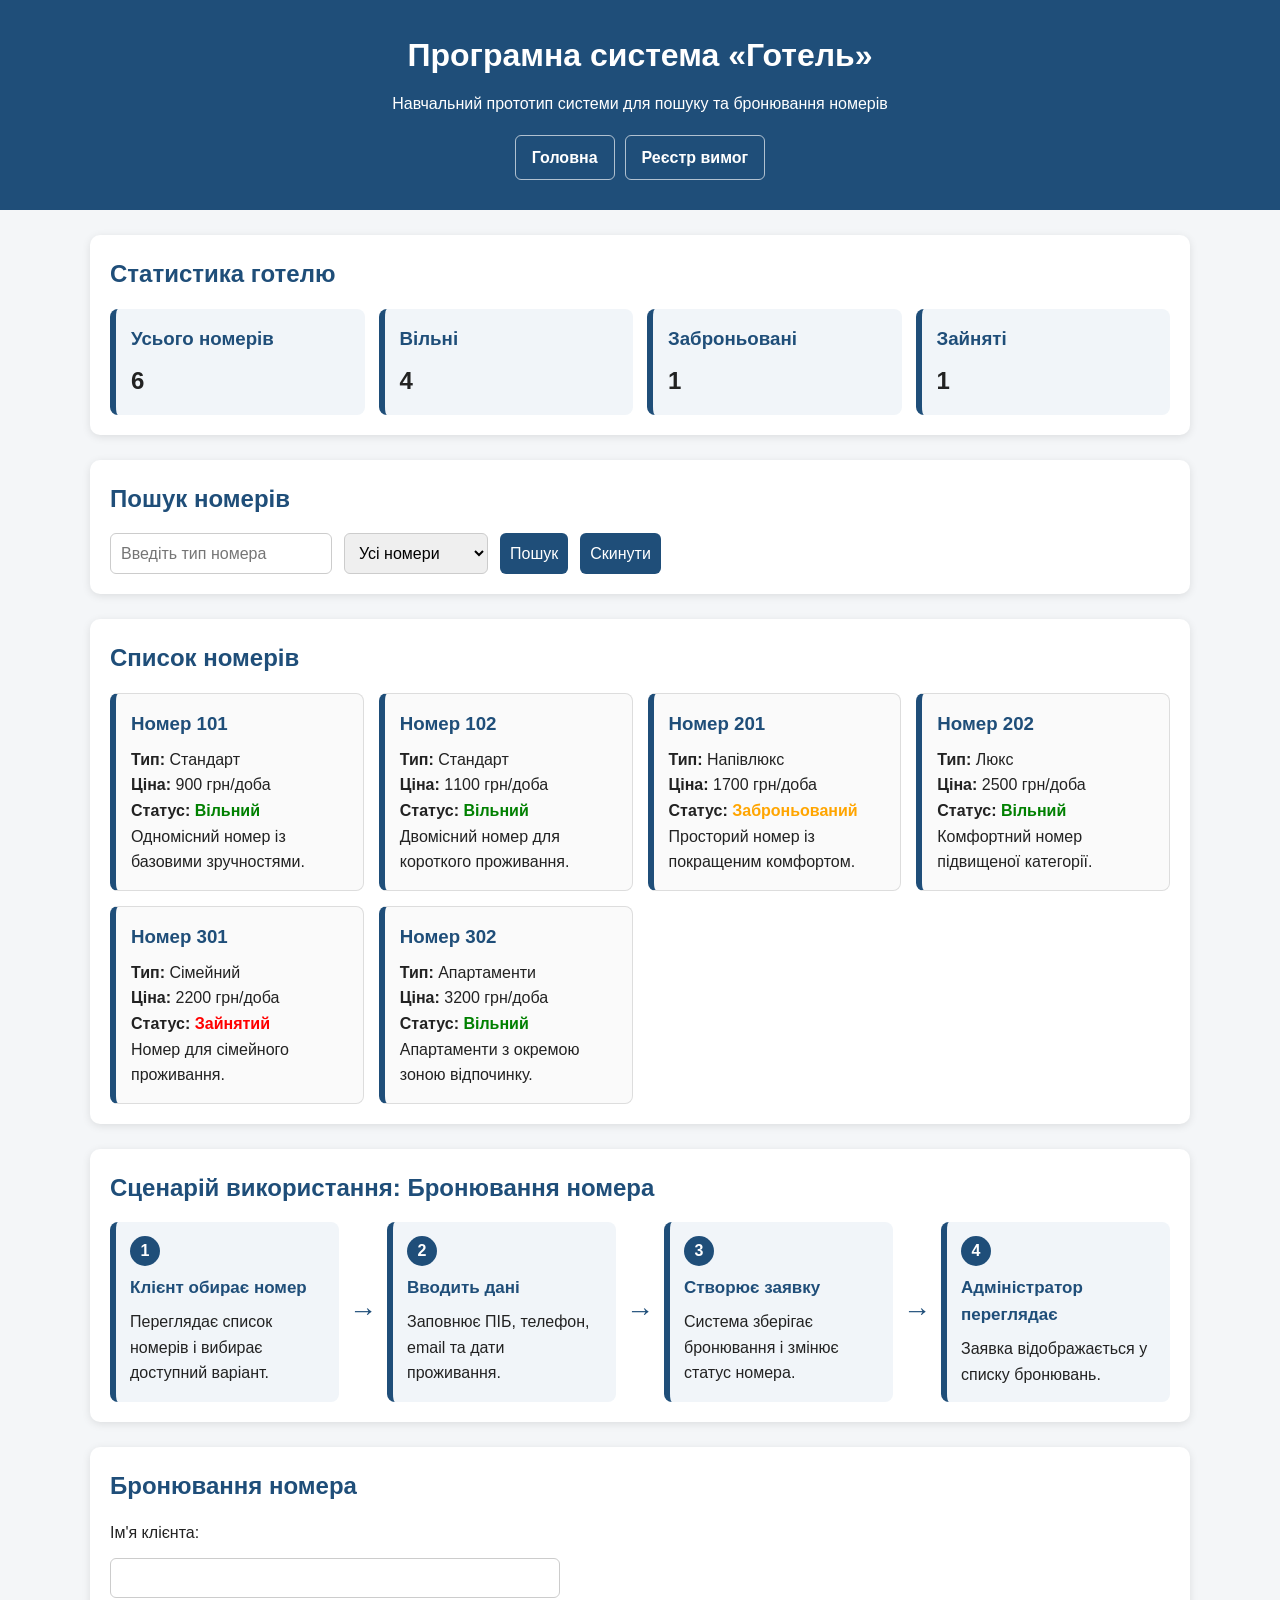
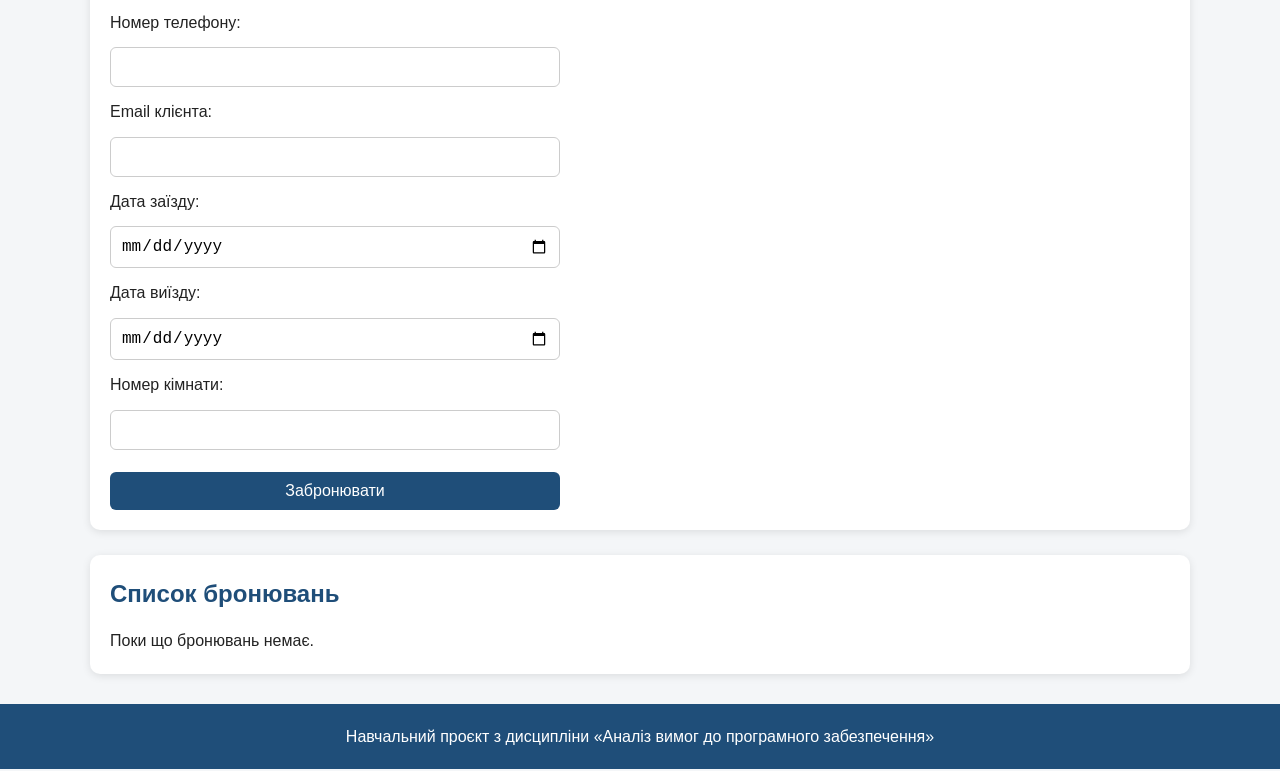
<file: index.html>
<!DOCTYPE html>
<html lang="uk">
<head>
    <meta charset="UTF-8">
    <meta name="viewport" content="width=device-width, initial-scale=1.0">
    <title>Програмна система «Готель»</title>
    <link rel="stylesheet" href="style.css">
</head>
<body>

    <header class="header">
        <h1>Програмна система «Готель»</h1>
        <p>Навчальний прототип системи для пошуку та бронювання номерів</p>
        <nav class="top-nav" aria-label="Навігація сайту">
            <a href="index.html">Головна</a>
            <a href="requirements.html">Реєстр вимог</a>
        </nav>
    </header>

    <main class="container">

        <section class="section">
            <h2>Статистика готелю</h2>
            <div id="statistics" class="stats-grid"></div>
        </section>

        <section class="section">
            <h2>Пошук номерів</h2>

            <div class="filters">
                <input type="text" id="searchInput" placeholder="Введіть тип номера">

                <select id="statusFilter">
                    <option value="all">Усі номери</option>
                    <option value="Вільний">Тільки вільні</option>
                    <option value="Заброньований">Заброньовані</option>
                    <option value="Зайнятий">Зайняті</option>
                </select>

                <button onclick="filterRooms()">Пошук</button>
                <button onclick="resetFilters()">Скинути</button>
            </div>
        </section>

        <section class="section">
            <h2>Список номерів</h2>
            <div id="roomsList" class="rooms-list"></div>
        </section>

        <section class="section">
            <h2>Сценарій використання: Бронювання номера</h2>
            <div class="scenario-flow" aria-label="Сценарій використання бронювання номера">
                <div class="scenario-step">
                    <span class="step-number">1</span>
                    <h3>Клієнт обирає номер</h3>
                    <p>Переглядає список номерів і вибирає доступний варіант.</p>
                </div>
                <div class="scenario-arrow">→</div>
                <div class="scenario-step">
                    <span class="step-number">2</span>
                    <h3>Вводить дані</h3>
                    <p>Заповнює ПІБ, телефон, email та дати проживання.</p>
                </div>
                <div class="scenario-arrow">→</div>
                <div class="scenario-step">
                    <span class="step-number">3</span>
                    <h3>Створює заявку</h3>
                    <p>Система зберігає бронювання і змінює статус номера.</p>
                </div>
                <div class="scenario-arrow">→</div>
                <div class="scenario-step">
                    <span class="step-number">4</span>
                    <h3>Адміністратор переглядає</h3>
                    <p>Заявка відображається у списку бронювань.</p>
                </div>
            </div>
        </section>

        <section class="section">
            <h2>Бронювання номера</h2>

            <form id="bookingForm" class="booking-form">
                <label for="clientName">Ім'я клієнта:</label>
                <input type="text" id="clientName" required>

                <label for="clientPhone">Номер телефону:</label>
                <input type="text" id="clientPhone" required>

                <label for="clientEmail">Email клієнта:</label>
                <input type="email" id="clientEmail" required>

                <label for="checkInDate">Дата заїзду:</label>
                <input type="date" id="checkInDate" required>

                <label for="checkOutDate">Дата виїзду:</label>
                <input type="date" id="checkOutDate" required>

                <label for="roomNumber">Номер кімнати:</label>
                <input type="number" id="roomNumber" required>

                <button type="submit">Забронювати</button>
            </form>
        </section>

        <section class="section">
            <h2>Список бронювань</h2>
            <div id="bookingsList" class="bookings-list">
                <p>Поки що бронювань немає.</p>
            </div>
        </section>

    </main>

    <footer class="footer">
        <p>Навчальний проєкт з дисципліни «Аналіз вимог до програмного забезпечення»</p>
    </footer>

    <script src="script.js"></script>
</body>
</html>
</file>
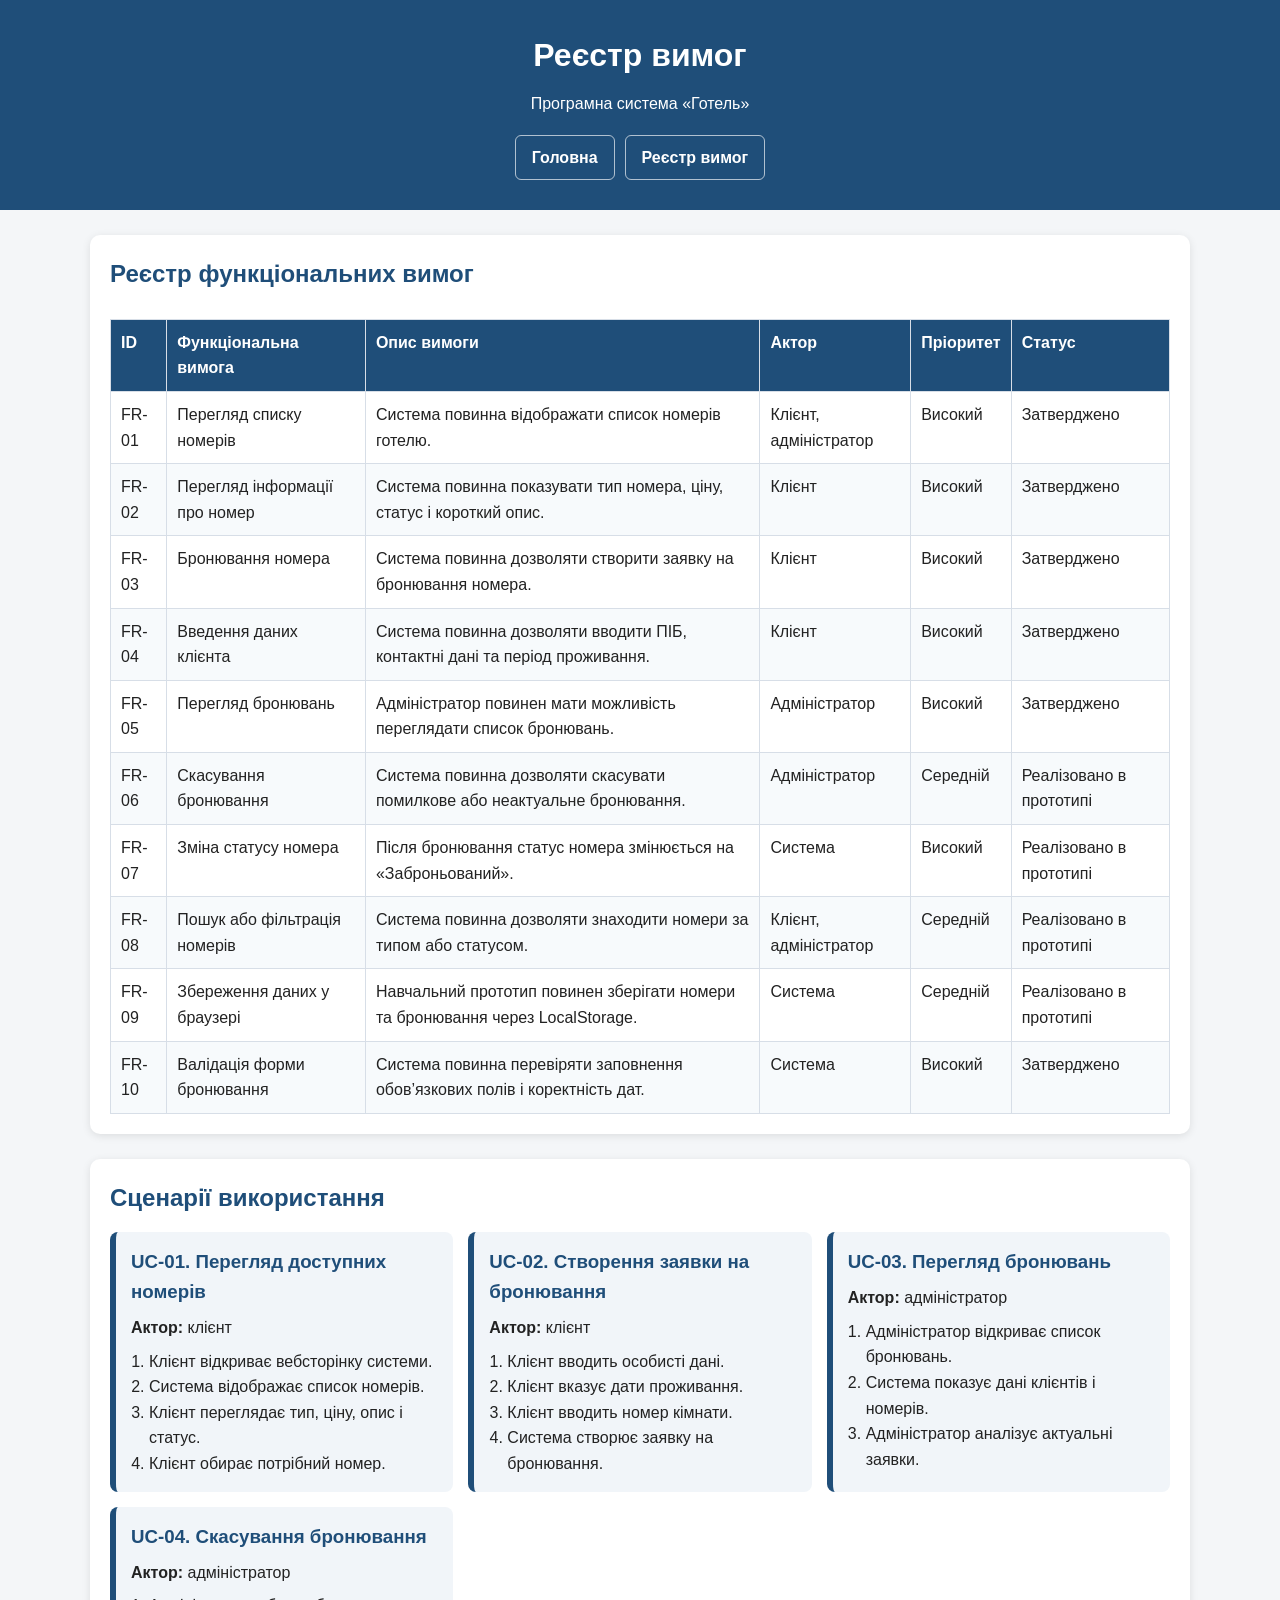
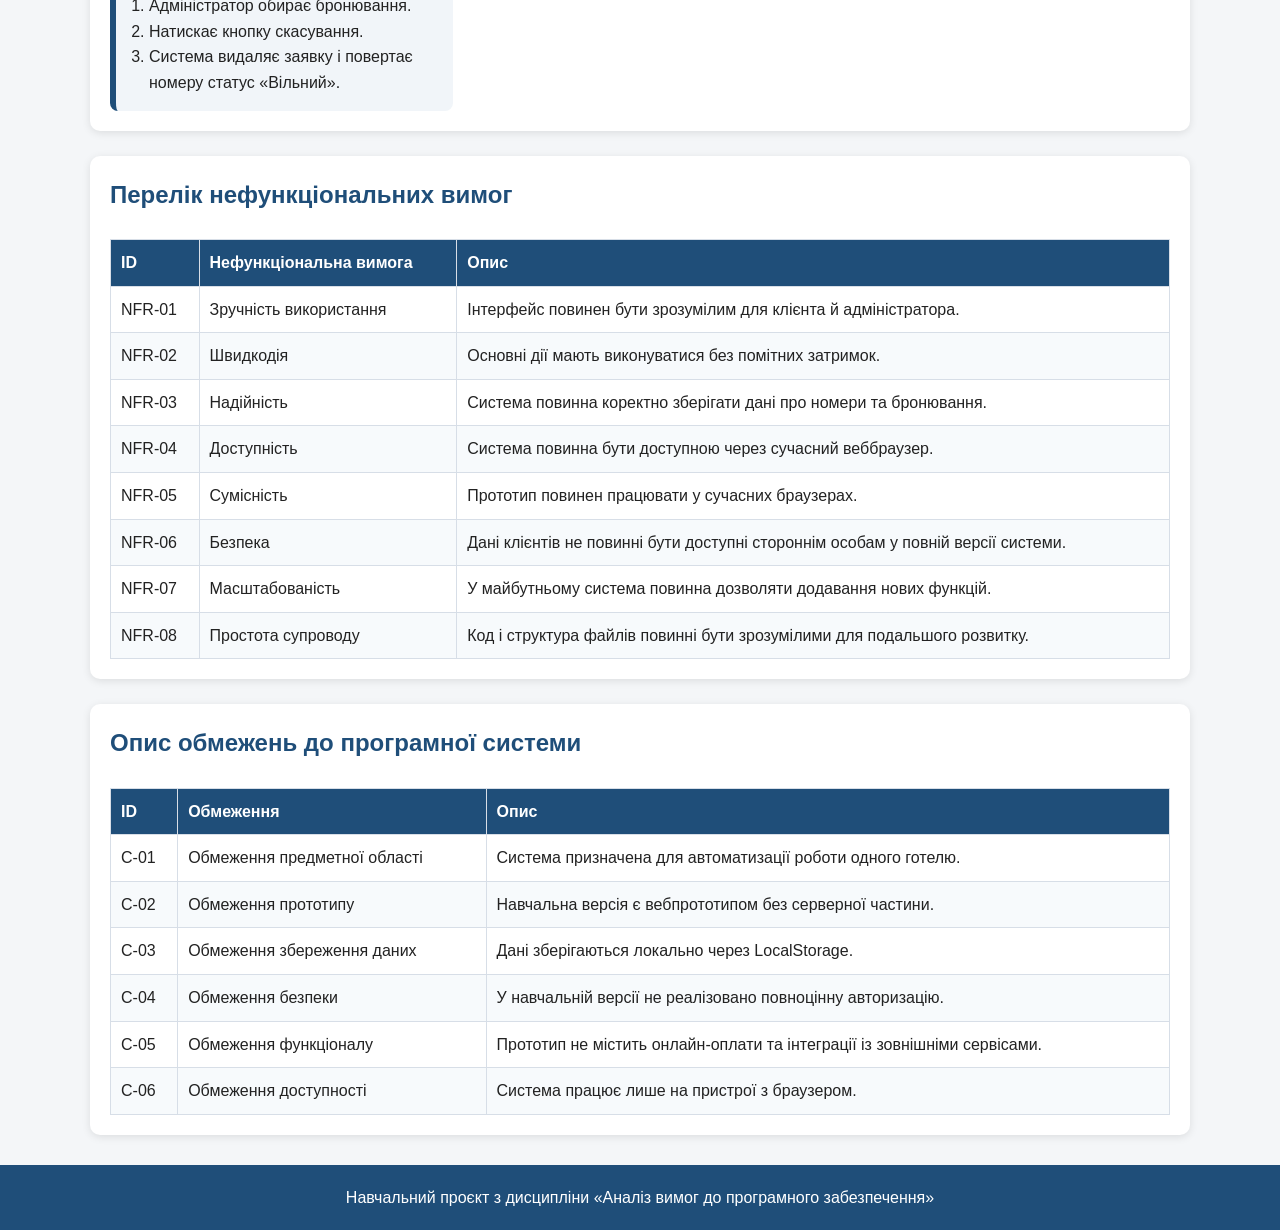
<file: requirements.html>
<!DOCTYPE html>
<html lang="uk">
<head>
    <meta charset="UTF-8">
    <meta name="viewport" content="width=device-width, initial-scale=1.0">
    <title>Реєстр вимог — Програмна система «Готель»</title>
    <link rel="stylesheet" href="style.css">
</head>
<body>

    <header class="header">
        <h1>Реєстр вимог</h1>
        <p>Програмна система «Готель»</p>
        <nav class="top-nav" aria-label="Навігація сайту">
            <a href="index.html">Головна</a>
            <a href="requirements.html">Реєстр вимог</a>
        </nav>
    </header>

    <main class="container">

        <section class="section">
            <h2>Реєстр функціональних вимог</h2>
            <div class="table-wrapper">
                <table class="requirements-table">
                    <thead>
                        <tr>
                            <th>ID</th>
                            <th>Функціональна вимога</th>
                            <th>Опис вимоги</th>
                            <th>Актор</th>
                            <th>Пріоритет</th>
                            <th>Статус</th>
                        </tr>
                    </thead>
                    <tbody>
                        <tr><td>FR-01</td><td>Перегляд списку номерів</td><td>Система повинна відображати список номерів готелю.</td><td>Клієнт, адміністратор</td><td>Високий</td><td>Затверджено</td></tr>
                        <tr><td>FR-02</td><td>Перегляд інформації про номер</td><td>Система повинна показувати тип номера, ціну, статус і короткий опис.</td><td>Клієнт</td><td>Високий</td><td>Затверджено</td></tr>
                        <tr><td>FR-03</td><td>Бронювання номера</td><td>Система повинна дозволяти створити заявку на бронювання номера.</td><td>Клієнт</td><td>Високий</td><td>Затверджено</td></tr>
                        <tr><td>FR-04</td><td>Введення даних клієнта</td><td>Система повинна дозволяти вводити ПІБ, контактні дані та період проживання.</td><td>Клієнт</td><td>Високий</td><td>Затверджено</td></tr>
                        <tr><td>FR-05</td><td>Перегляд бронювань</td><td>Адміністратор повинен мати можливість переглядати список бронювань.</td><td>Адміністратор</td><td>Високий</td><td>Затверджено</td></tr>
                        <tr><td>FR-06</td><td>Скасування бронювання</td><td>Система повинна дозволяти скасувати помилкове або неактуальне бронювання.</td><td>Адміністратор</td><td>Середній</td><td>Реалізовано в прототипі</td></tr>
                        <tr><td>FR-07</td><td>Зміна статусу номера</td><td>Після бронювання статус номера змінюється на «Заброньований».</td><td>Система</td><td>Високий</td><td>Реалізовано в прототипі</td></tr>
                        <tr><td>FR-08</td><td>Пошук або фільтрація номерів</td><td>Система повинна дозволяти знаходити номери за типом або статусом.</td><td>Клієнт, адміністратор</td><td>Середній</td><td>Реалізовано в прототипі</td></tr>
                        <tr><td>FR-09</td><td>Збереження даних у браузері</td><td>Навчальний прототип повинен зберігати номери та бронювання через LocalStorage.</td><td>Система</td><td>Середній</td><td>Реалізовано в прототипі</td></tr>
                        <tr><td>FR-10</td><td>Валідація форми бронювання</td><td>Система повинна перевіряти заповнення обов’язкових полів і коректність дат.</td><td>Система</td><td>Високий</td><td>Затверджено</td></tr>
                    </tbody>
                </table>
            </div>
        </section>

        <section class="section">
            <h2>Сценарії використання</h2>
            <div class="use-cases-grid">
                <article class="use-case-card">
                    <h3>UC-01. Перегляд доступних номерів</h3>
                    <p><strong>Актор:</strong> клієнт</p>
                    <ol>
                        <li>Клієнт відкриває вебсторінку системи.</li>
                        <li>Система відображає список номерів.</li>
                        <li>Клієнт переглядає тип, ціну, опис і статус.</li>
                        <li>Клієнт обирає потрібний номер.</li>
                    </ol>
                </article>

                <article class="use-case-card">
                    <h3>UC-02. Створення заявки на бронювання</h3>
                    <p><strong>Актор:</strong> клієнт</p>
                    <ol>
                        <li>Клієнт вводить особисті дані.</li>
                        <li>Клієнт вказує дати проживання.</li>
                        <li>Клієнт вводить номер кімнати.</li>
                        <li>Система створює заявку на бронювання.</li>
                    </ol>
                </article>

                <article class="use-case-card">
                    <h3>UC-03. Перегляд бронювань</h3>
                    <p><strong>Актор:</strong> адміністратор</p>
                    <ol>
                        <li>Адміністратор відкриває список бронювань.</li>
                        <li>Система показує дані клієнтів і номерів.</li>
                        <li>Адміністратор аналізує актуальні заявки.</li>
                    </ol>
                </article>

                <article class="use-case-card">
                    <h3>UC-04. Скасування бронювання</h3>
                    <p><strong>Актор:</strong> адміністратор</p>
                    <ol>
                        <li>Адміністратор обирає бронювання.</li>
                        <li>Натискає кнопку скасування.</li>
                        <li>Система видаляє заявку і повертає номеру статус «Вільний».</li>
                    </ol>
                </article>
            </div>
        </section>

        <section class="section">
            <h2>Перелік нефункціональних вимог</h2>
            <div class="table-wrapper">
                <table class="requirements-table">
                    <thead>
                        <tr>
                            <th>ID</th>
                            <th>Нефункціональна вимога</th>
                            <th>Опис</th>
                        </tr>
                    </thead>
                    <tbody>
                        <tr><td>NFR-01</td><td>Зручність використання</td><td>Інтерфейс повинен бути зрозумілим для клієнта й адміністратора.</td></tr>
                        <tr><td>NFR-02</td><td>Швидкодія</td><td>Основні дії мають виконуватися без помітних затримок.</td></tr>
                        <tr><td>NFR-03</td><td>Надійність</td><td>Система повинна коректно зберігати дані про номери та бронювання.</td></tr>
                        <tr><td>NFR-04</td><td>Доступність</td><td>Система повинна бути доступною через сучасний веббраузер.</td></tr>
                        <tr><td>NFR-05</td><td>Сумісність</td><td>Прототип повинен працювати у сучасних браузерах.</td></tr>
                        <tr><td>NFR-06</td><td>Безпека</td><td>Дані клієнтів не повинні бути доступні стороннім особам у повній версії системи.</td></tr>
                        <tr><td>NFR-07</td><td>Масштабованість</td><td>У майбутньому система повинна дозволяти додавання нових функцій.</td></tr>
                        <tr><td>NFR-08</td><td>Простота супроводу</td><td>Код і структура файлів повинні бути зрозумілими для подальшого розвитку.</td></tr>
                    </tbody>
                </table>
            </div>
        </section>

        <section class="section">
            <h2>Опис обмежень до програмної системи</h2>
            <div class="table-wrapper">
                <table class="requirements-table">
                    <thead>
                        <tr>
                            <th>ID</th>
                            <th>Обмеження</th>
                            <th>Опис</th>
                        </tr>
                    </thead>
                    <tbody>
                        <tr><td>C-01</td><td>Обмеження предметної області</td><td>Система призначена для автоматизації роботи одного готелю.</td></tr>
                        <tr><td>C-02</td><td>Обмеження прототипу</td><td>Навчальна версія є вебпрототипом без серверної частини.</td></tr>
                        <tr><td>C-03</td><td>Обмеження збереження даних</td><td>Дані зберігаються локально через LocalStorage.</td></tr>
                        <tr><td>C-04</td><td>Обмеження безпеки</td><td>У навчальній версії не реалізовано повноцінну авторизацію.</td></tr>
                        <tr><td>C-05</td><td>Обмеження функціоналу</td><td>Прототип не містить онлайн-оплати та інтеграції із зовнішніми сервісами.</td></tr>
                        <tr><td>C-06</td><td>Обмеження доступності</td><td>Система працює лише на пристрої з браузером.</td></tr>
                    </tbody>
                </table>
            </div>
        </section>

    </main>

    <footer class="footer">
        <p>Навчальний проєкт з дисципліни «Аналіз вимог до програмного забезпечення»</p>
    </footer>

</body>
</html>
</file>
<file: style.css>
* {
    box-sizing: border-box;
    margin: 0;
    padding: 0;
}

body {
    font-family: Arial, sans-serif;
    background-color: #f4f6f8;
    color: #222;
    line-height: 1.6;
}

.header {
    background-color: #1f4e79;
    color: white;
    text-align: center;
    padding: 30px 15px;
}

.header h1 {
    margin-bottom: 10px;
}

.top-nav {
    display: flex;
    justify-content: center;
    flex-wrap: wrap;
    gap: 10px;
    margin-top: 18px;
}

.top-nav a {
    color: white;
    text-decoration: none;
    border: 1px solid rgba(255, 255, 255, 0.65);
    padding: 9px 16px;
    border-radius: 6px;
    font-weight: bold;
}

.top-nav a:hover {
    background-color: rgba(255, 255, 255, 0.16);
}

.container {
    width: 90%;
    max-width: 1100px;
    margin: 25px auto;
}

.section {
    background-color: white;
    margin-bottom: 25px;
    padding: 20px;
    border-radius: 10px;
    box-shadow: 0 2px 8px rgba(0, 0, 0, 0.1);
}

.section h2 {
    margin-bottom: 15px;
    color: #1f4e79;
}

.stats-grid {
    display: grid;
    grid-template-columns: repeat(auto-fit, minmax(180px, 1fr));
    gap: 14px;
}

.stat-card {
    background-color: #f1f5f9;
    border-left: 6px solid #1f4e79;
    padding: 15px;
    border-radius: 8px;
}

.stat-card h3 {
    color: #1f4e79;
    margin-bottom: 8px;
}

.stat-card p {
    font-size: 24px;
    font-weight: bold;
}

.filters,
.booking-form {
    display: flex;
    flex-wrap: wrap;
    gap: 12px;
}

input,
select,
button {
    padding: 10px;
    font-size: 16px;
}

input,
select {
    border: 1px solid #ccc;
    border-radius: 6px;
}

button {
    background-color: #1f4e79;
    color: white;
    border: none;
    border-radius: 6px;
    cursor: pointer;
}

button:hover {
    background-color: #163a5a;
}

.cancel-button {
    background-color: #b91c1c;
    margin-top: 10px;
}

.cancel-button:hover {
    background-color: #7f1d1d;
}

.rooms-list {
    display: grid;
    grid-template-columns: repeat(auto-fit, minmax(230px, 1fr));
    gap: 15px;
}

.room-card {
    border: 1px solid #ddd;
    border-left: 6px solid #1f4e79;
    border-radius: 8px;
    padding: 15px;
    background-color: #fafafa;
}

.room-card h3 {
    color: #1f4e79;
    margin-bottom: 8px;
}

.status-free {
    color: green;
    font-weight: bold;
}

.status-booked {
    color: orange;
    font-weight: bold;
}

.status-busy {
    color: red;
    font-weight: bold;
}

.booking-form {
    flex-direction: column;
    max-width: 450px;
}

.booking-form button {
    margin-top: 10px;
}

.booking-item {
    background-color: #f1f5f9;
    border-left: 5px solid #1f4e79;
    padding: 12px;
    margin-bottom: 10px;
    border-radius: 6px;
}

.booking-item p {
    margin-bottom: 4px;
}

.scenario-flow {
    display: grid;
    grid-template-columns: 1fr auto 1fr auto 1fr auto 1fr;
    gap: 10px;
    align-items: stretch;
}

.scenario-step {
    background-color: #f1f5f9;
    border-left: 6px solid #1f4e79;
    border-radius: 8px;
    padding: 14px;
    min-height: 150px;
}

.scenario-step h3 {
    color: #1f4e79;
    margin: 8px 0;
    font-size: 17px;
}

.step-number {
    display: inline-flex;
    align-items: center;
    justify-content: center;
    width: 30px;
    height: 30px;
    border-radius: 50%;
    background-color: #1f4e79;
    color: white;
    font-weight: bold;
}

.scenario-arrow {
    align-self: center;
    color: #1f4e79;
    font-size: 28px;
    font-weight: bold;
}

.table-wrapper {
    overflow-x: auto;
}

.requirements-table {
    width: 100%;
    border-collapse: collapse;
    margin-top: 10px;
    min-width: 760px;
}

.requirements-table th,
.requirements-table td {
    border: 1px solid #d7dee7;
    padding: 10px;
    text-align: left;
    vertical-align: top;
}

.requirements-table th {
    background-color: #1f4e79;
    color: white;
}

.requirements-table tr:nth-child(even) td {
    background-color: #f7fafc;
}

.use-cases-grid {
    display: grid;
    grid-template-columns: repeat(auto-fit, minmax(260px, 1fr));
    gap: 15px;
}

.use-case-card {
    background-color: #f1f5f9;
    border-left: 6px solid #1f4e79;
    border-radius: 8px;
    padding: 15px;
}

.use-case-card h3 {
    color: #1f4e79;
    margin-bottom: 8px;
}

.use-case-card ol {
    margin-left: 18px;
    margin-top: 8px;
}

.footer {
    text-align: center;
    padding: 20px;
    background-color: #1f4e79;
    color: white;
    margin-top: 30px;
}

@media (max-width: 900px) {
    .scenario-flow {
        grid-template-columns: 1fr;
    }

    .scenario-arrow {
        transform: rotate(90deg);
        justify-self: center;
    }
}

@media (max-width: 600px) {
    .filters,
    .booking-form {
        flex-direction: column;
    }

    input,
    select,
    button {
        width: 100%;
    }
}
</file>
